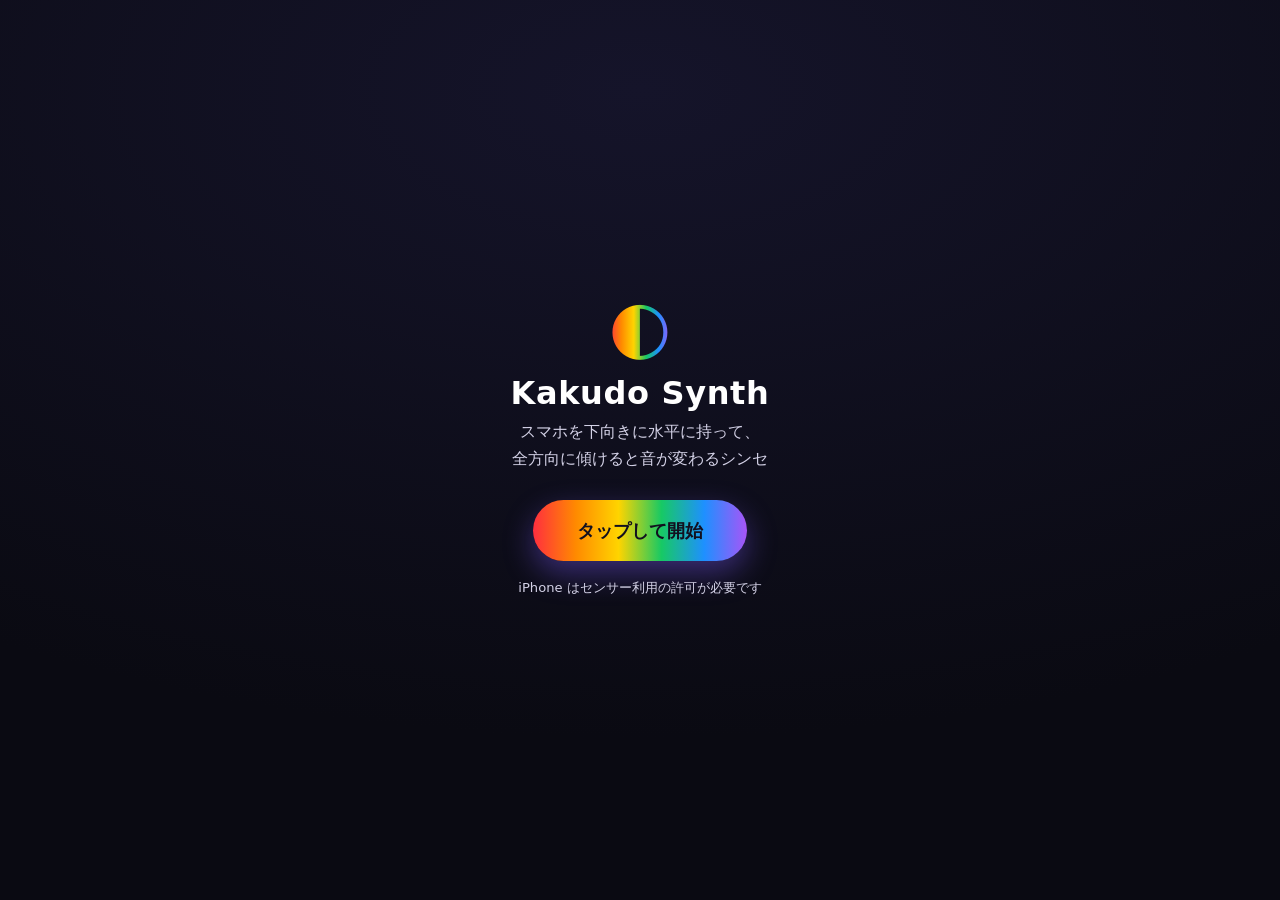
<file: index.html>
<!DOCTYPE html>
<html lang="ja">
<head>
  <meta charset="UTF-8" />
  <meta name="viewport" content="width=device-width, initial-scale=1, viewport-fit=cover, user-scalable=no" />
  <meta name="theme-color" content="#12101f" />
  <title>Kakudo Synth · 傾きシンセ</title>

  <!-- PWA -->
  <link rel="manifest" href="./manifest.webmanifest" />
  <link rel="icon" href="./icons/favicon-32.png" sizes="32x32" />
  <link rel="apple-touch-icon" href="./icons/apple-touch-icon.png" />
  <meta name="apple-mobile-web-app-capable" content="yes" />
  <meta name="apple-mobile-web-app-status-bar-style" content="black-translucent" />
  <meta name="apple-mobile-web-app-title" content="Kakudo" />
  <meta name="mobile-web-app-capable" content="yes" />

  <link rel="stylesheet" href="./css/style.css" />
</head>
<body>
  <!-- スタート/権限リクエスト用オーバーレイ -->
  <div id="overlay" class="overlay">
    <div class="overlay-card">
      <div class="logo">◐</div>
      <h1>Kakudo Synth</h1>
      <p class="tagline">スマホを下向きに水平に持って、<br />全方向に傾けると音が変わるシンセ</p>
      <button id="startBtn" class="start-btn">タップして開始</button>
      <p id="permHint" class="perm-hint">iPhone はセンサー利用の許可が必要です</p>
    </div>
  </div>

  <!-- メイン画面（スクロールしない・1画面に収まる） -->
  <main id="app" class="app" hidden>
    <header class="topbar">
      <div class="title">◐ Kakudo Synth</div>
      <button id="settingsBtn" class="icon-btn" aria-label="設定">⚙</button>
    </header>

    <section class="stage">
      <div class="pad-wrap">
        <div id="pad" class="pad">
          <div class="pad-grid"></div>
          <div class="pad-axis pad-axis-x"></div>
          <div class="pad-axis pad-axis-y"></div>
          <div id="padRing" class="pad-ring" hidden></div>
          <div id="padDot" class="pad-dot"></div>
        </div>
        <div class="pad-labels">
          <span class="lbl-top">高音 / 明</span>
          <span class="lbl-bottom">低音 / 暗</span>
          <span class="lbl-left">◀ 音程</span>
          <span class="lbl-right">音程 ▶</span>
        </div>
      </div>

      <div id="readout" class="readout">
        <span id="noteReadout">–</span>
        <span id="freqReadout">0 Hz</span>
      </div>

      <p class="settings-hint">傾けながら/音を聞きながら調整できます</p>
    </section>

    <footer class="bottombar">
      <button id="powerBtn" class="power-btn" aria-pressed="false">再生</button>
    </footer>
  </main>

  <!-- 設定シート -->
  <div id="settings" class="sheet" hidden>
    <div id="sheetBackdrop" class="sheet-backdrop"></div>
    <div class="sheet-panel" role="dialog" aria-label="設定">
      <div class="sheet-head">
        <span class="sheet-grip"></span>
        <h2>設定</h2>
        <button id="settingsClose" class="icon-btn" aria-label="閉じる">✕</button>
      </div>
      <div class="sheet-body">

        <!-- 演奏モード + 中心の設定 -->
        <section class="card">
          <div class="card-head"><span class="card-ico">🎛️</span><h3>演奏モード</h3></div>
          <div id="modePicker" class="seg"></div>
          <p id="modeDesc" class="hint"></p>
          <button id="calibrateBtn" class="btn-outline">
            <span class="btn-ico">🎯</span>今いる傾きを「中心」にする
          </button>
          <p class="hint">画面を下・水平に構えてから押すと、その姿勢が基準（中心）になります。</p>
        </section>

        <!-- 持って演奏（自動オン/オフ） -->
        <section class="card">
          <div class="card-head"><span class="card-ico">✋</span><h3>持って演奏</h3></div>
          <label class="toggle-row">
            <span class="toggle-text">
              <strong>手に持つと鳴る・置くと止まる</strong>
              <small>手ブレを検知して自動でオン/オフ。机に置いてじっとすると止まります</small>
            </span>
            <input id="autoHold" type="checkbox" class="toggle" checked />
          </label>
        </section>

        <!-- 音色 -->
        <section class="card">
          <div class="card-head"><span class="card-ico">🎵</span><h3>音色</h3></div>
          <div id="voicePicker" class="voice-picker"></div>
        </section>

        <!-- 音の高さ -->
        <section class="card">
          <div class="card-head"><span class="card-ico">🎹</span><h3>音の高さ</h3></div>

          <div class="field">
            <div class="field-head"><span class="field-label">音の変化</span></div>
            <select id="scale" class="select-full">
              <option value="continuous">無段階（連続・スライド）</option>
              <option value="major">音階：メジャー</option>
              <option value="minor">音階：マイナー</option>
              <option value="pentatonic" selected>音階：ペンタトニック</option>
              <option value="blues">音階：ブルース</option>
              <option value="chromatic">音階：半音階</option>
              <option value="whole">音階：全音音階</option>
            </select>
            <p class="hint">「無段階」は音がなめらかに連続変化。音階を選ぶとその音にピタッと合います。</p>
          </div>

          <div class="field">
            <div class="field-head"><span class="field-label">基準キー</span></div>
            <select id="root" class="select-full">
              <option value="0">A</option>
              <option value="1">A#/B♭</option>
              <option value="2">B</option>
              <option value="3">C</option>
              <option value="4">C#/D♭</option>
              <option value="5">D</option>
              <option value="6">D#/E♭</option>
              <option value="7">E</option>
              <option value="8">F</option>
              <option value="9">F#/G♭</option>
              <option value="10">G</option>
              <option value="11">G#/A♭</option>
            </select>
          </div>

          <div class="field">
            <div class="field-head"><span class="field-label">高さの幅</span><em id="rangeVal"></em></div>
            <input id="range" type="range" min="5" max="36" step="1" value="19" />
            <div class="field-ends"><span>せまい</span><span>ひろい</span></div>
          </div>
        </section>

        <!-- 傾きの反応 -->
        <section class="card">
          <div class="card-head"><span class="card-ico">📐</span><h3>傾きの反応</h3></div>

          <div class="field">
            <div class="field-head"><span class="field-label">効き（感度）</span><em id="sensVal"></em></div>
            <input id="sens" type="range" min="0.2" max="4" step="0.05" value="1.4" />
            <div class="field-ends"><span>ゆるやか</span><span>敏感</span></div>
          </div>

          <div class="field">
            <div class="field-head"><span class="field-label">音の追従</span><em id="rateVal"></em></div>
            <input id="rate" type="range" min="0" max="100" step="1" value="55" />
            <div class="field-ends"><span>なめらか</span><span>機敏</span></div>
          </div>
        </section>

        <!-- 音の質感 -->
        <section class="card">
          <div class="card-head"><span class="card-ico">✨</span><h3>音の質感</h3></div>

          <div class="field">
            <div class="field-head"><span class="field-label">明るさ</span><em id="briVal"></em></div>
            <input id="bri" type="range" min="300" max="9000" step="50" value="6000" />
            <div class="field-ends"><span>暗い</span><span>明るい</span></div>
          </div>

          <div class="field">
            <div class="field-head"><span class="field-label">ゆらぎ（ビブラート）</span><em id="vibVal"></em></div>
            <input id="vib" type="range" min="0" max="100" step="1" value="0" />
            <div class="field-ends"><span>なし</span><span>強い</span></div>
          </div>

          <div class="field">
            <div class="field-head"><span class="field-label">残響（エコー）</span><em id="echoVal"></em></div>
            <input id="echo" type="range" min="0" max="100" step="1" value="20" />
            <div class="field-ends"><span>なし</span><span>広い</span></div>
          </div>

          <div class="field">
            <div class="field-head"><span class="field-label">音量</span><em id="volVal"></em></div>
            <input id="vol" type="range" min="0" max="100" step="1" value="70" />
          </div>
        </section>

        <!-- 振動エフェクト -->
        <section class="card">
          <div class="card-head"><span class="card-ico">📳</span><h3>振動エフェクト</h3></div>
          <label class="toggle-row">
            <span class="toggle-text">
              <strong>振ると「びよよーん」</strong>
              <small>強く振るとバネのようなジャンプ音が鳴ります</small>
            </span>
            <input id="shake" type="checkbox" class="toggle" checked />
          </label>

          <div class="field" style="margin-top:16px">
            <div class="field-head"><span class="field-label">ジャンプ音の感度</span><em id="shakeSensVal"></em></div>
            <input id="shakeSens" type="range" min="0" max="100" step="1" value="70" />
            <div class="field-ends"><span>強く振ると</span><span>軽く振っても</span></div>
          </div>
        </section>

        <!-- 共有 -->
        <section class="card">
          <div class="card-head"><span class="card-ico">📤</span><h3>このアプリを共有</h3></div>
          <div class="share-row">
            <button id="shareBtn" class="share-btn">共有する</button>
            <button id="copyBtn" class="copy-btn">リンクをコピー</button>
          </div>
          <div id="qrcode" class="qrcode" aria-label="アプリのQRコード"></div>
          <p id="shareUrl" class="share-url"></p>
        </section>

      </div>
    </div>
  </div>

  <div id="toast" class="toast" hidden></div>

  <script src="./js/qrcode.min.js"></script>
  <script src="./js/app.js"></script>
</body>
</html>
</file>
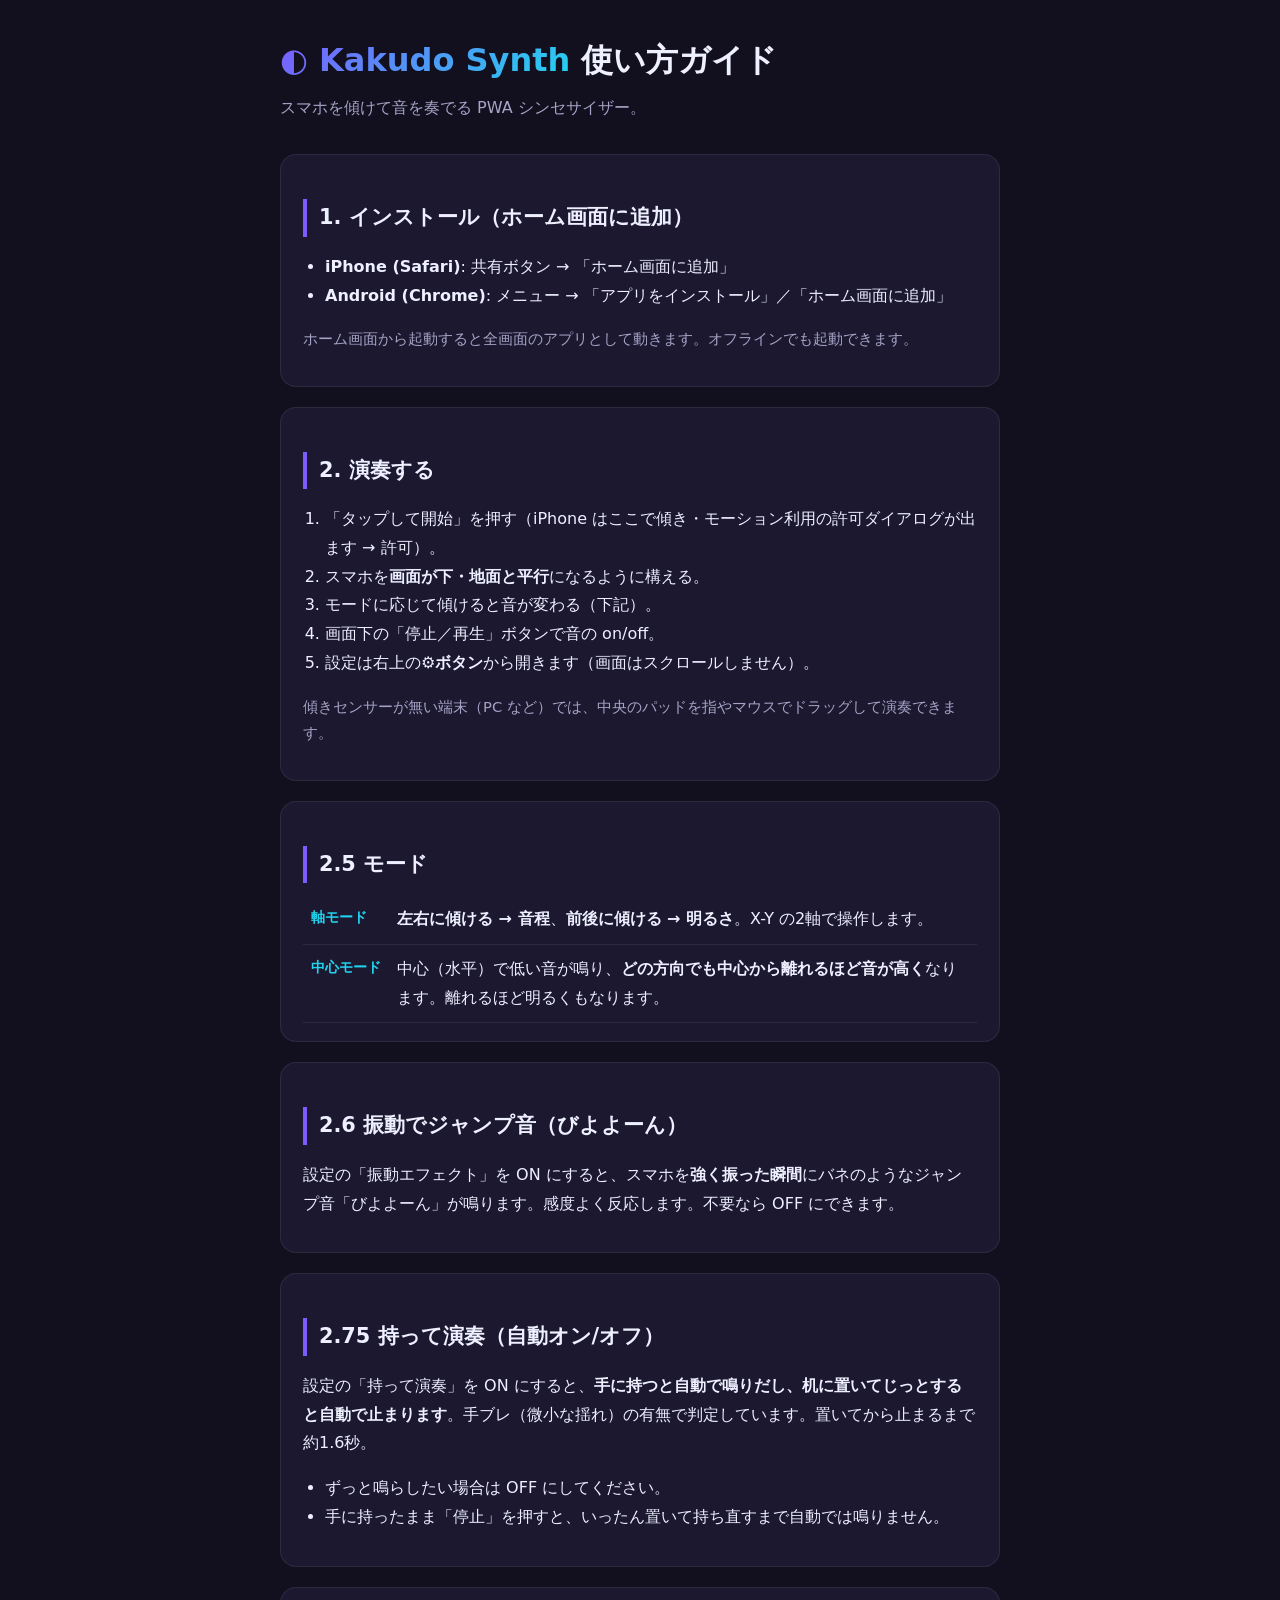
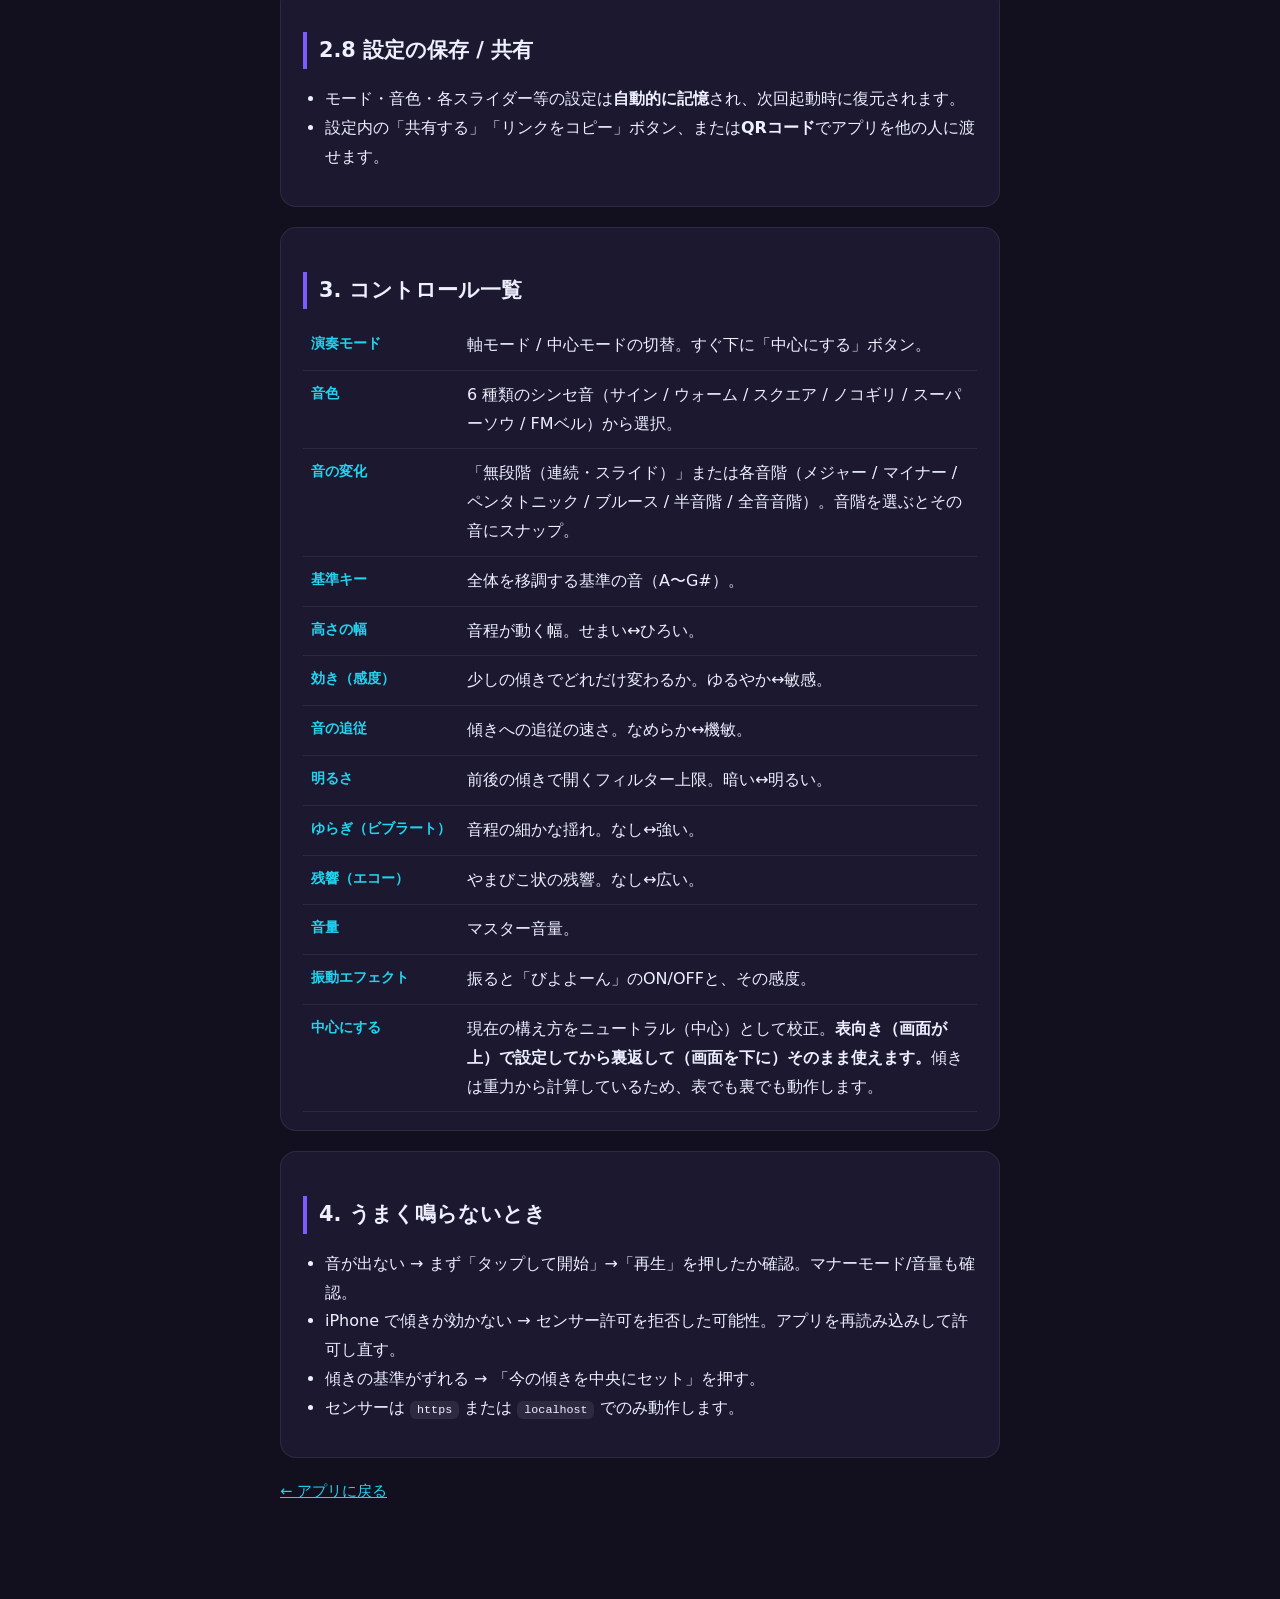
<file: docs/guide.html>
<!DOCTYPE html>
<html lang="ja">
<head>
  <meta charset="UTF-8" />
  <meta name="viewport" content="width=device-width, initial-scale=1" />
  <title>Kakudo Synth 使い方ガイド</title>
  <style>
    :root { --violet:#7c5cff; --cyan:#22d3ee; --bg:#12101f; --panel:#1b1830; --text:#eef0ff; --dim:#a6a3c6; }
    * { box-sizing: border-box; }
    body {
      margin: 0; background: var(--bg); color: var(--text); line-height: 1.8;
      font-family: -apple-system, "Hiragino Sans", "Noto Sans JP", system-ui, sans-serif;
    }
    .wrap { max-width: 760px; margin: 0 auto; padding: 32px 20px 80px; }
    h1 { font-size: 2rem; margin: 0 0 4px; }
    h1 .mark { background: linear-gradient(135deg,var(--violet),var(--cyan)); -webkit-background-clip: text; background-clip: text; color: transparent; }
    .lead { color: var(--dim); margin: 0 0 32px; }
    h2 { margin: 40px 0 12px; font-size: 1.3rem; border-left: 4px solid var(--violet); padding-left: 12px; }
    section { background: var(--panel); border: 1px solid rgba(255,255,255,.08); border-radius: 16px; padding: 4px 22px 18px; margin-bottom: 20px; }
    code { background: rgba(255,255,255,.08); padding: 2px 7px; border-radius: 6px; font-size: .9em; }
    table { width: 100%; border-collapse: collapse; margin-top: 8px; }
    th, td { text-align: left; padding: 10px 8px; border-bottom: 1px solid rgba(255,255,255,.08); vertical-align: top; }
    th { color: var(--cyan); font-size: .9rem; white-space: nowrap; }
    .tip { color: var(--dim); font-size: .92rem; }
    ol, ul { padding-left: 22px; }
    a { color: var(--cyan); }
  </style>
</head>
<body>
  <div class="wrap">
    <h1><span class="mark">◐ Kakudo Synth</span> 使い方ガイド</h1>
    <p class="lead">スマホを傾けて音を奏でる PWA シンセサイザー。</p>

    <section>
      <h2>1. インストール（ホーム画面に追加）</h2>
      <ul>
        <li><strong>iPhone (Safari)</strong>: 共有ボタン → 「ホーム画面に追加」</li>
        <li><strong>Android (Chrome)</strong>: メニュー → 「アプリをインストール」／「ホーム画面に追加」</li>
      </ul>
      <p class="tip">ホーム画面から起動すると全画面のアプリとして動きます。オフラインでも起動できます。</p>
    </section>

    <section>
      <h2>2. 演奏する</h2>
      <ol>
        <li>「タップして開始」を押す（iPhone はここで傾き・モーション利用の許可ダイアログが出ます → 許可）。</li>
        <li>スマホを<strong>画面が下・地面と平行</strong>になるように構える。</li>
        <li>モードに応じて傾けると音が変わる（下記）。</li>
        <li>画面下の「停止／再生」ボタンで音の on/off。</li>
        <li>設定は右上の<strong>⚙ボタン</strong>から開きます（画面はスクロールしません）。</li>
      </ol>
      <p class="tip">傾きセンサーが無い端末（PC など）では、中央のパッドを指やマウスでドラッグして演奏できます。</p>
    </section>

    <section>
      <h2>2.5 モード</h2>
      <table>
        <tr><th>軸モード</th><td><strong>左右に傾ける → 音程</strong>、<strong>前後に傾ける → 明るさ</strong>。X-Y の2軸で操作します。</td></tr>
        <tr><th>中心モード</th><td>中心（水平）で低い音が鳴り、<strong>どの方向でも中心から離れるほど音が高く</strong>なります。離れるほど明るくもなります。</td></tr>
      </table>
    </section>

    <section>
      <h2>2.6 振動でジャンプ音（びよよーん）</h2>
      <p>設定の「振動エフェクト」を ON にすると、スマホを<strong>強く振った瞬間</strong>にバネのようなジャンプ音「びよよーん」が鳴ります。感度よく反応します。不要なら OFF にできます。</p>
    </section>

    <section>
      <h2>2.75 持って演奏（自動オン/オフ）</h2>
      <p>設定の「持って演奏」を ON にすると、<strong>手に持つと自動で鳴りだし、机に置いてじっとすると自動で止まります</strong>。手ブレ（微小な揺れ）の有無で判定しています。置いてから止まるまで約1.6秒。</p>
      <ul>
        <li>ずっと鳴らしたい場合は OFF にしてください。</li>
        <li>手に持ったまま「停止」を押すと、いったん置いて持ち直すまで自動では鳴りません。</li>
      </ul>
    </section>

    <section>
      <h2>2.8 設定の保存 / 共有</h2>
      <ul>
        <li>モード・音色・各スライダー等の設定は<strong>自動的に記憶</strong>され、次回起動時に復元されます。</li>
        <li>設定内の「共有する」「リンクをコピー」ボタン、または<strong>QRコード</strong>でアプリを他の人に渡せます。</li>
      </ul>
    </section>

    <section>
      <h2>3. コントロール一覧</h2>
      <table>
        <tr><th>演奏モード</th><td>軸モード / 中心モードの切替。すぐ下に「中心にする」ボタン。</td></tr>
        <tr><th>音色</th><td>6 種類のシンセ音（サイン / ウォーム / スクエア / ノコギリ / スーパーソウ / FMベル）から選択。</td></tr>
        <tr><th>音の変化</th><td>「無段階（連続・スライド）」または各音階（メジャー / マイナー / ペンタトニック / ブルース / 半音階 / 全音音階）。音階を選ぶとその音にスナップ。</td></tr>
        <tr><th>基準キー</th><td>全体を移調する基準の音（A〜G#）。</td></tr>
        <tr><th>高さの幅</th><td>音程が動く幅。せまい↔ひろい。</td></tr>
        <tr><th>効き（感度）</th><td>少しの傾きでどれだけ変わるか。ゆるやか↔敏感。</td></tr>
        <tr><th>音の追従</th><td>傾きへの追従の速さ。なめらか↔機敏。</td></tr>
        <tr><th>明るさ</th><td>前後の傾きで開くフィルター上限。暗い↔明るい。</td></tr>
        <tr><th>ゆらぎ（ビブラート）</th><td>音程の細かな揺れ。なし↔強い。</td></tr>
        <tr><th>残響（エコー）</th><td>やまびこ状の残響。なし↔広い。</td></tr>
        <tr><th>音量</th><td>マスター音量。</td></tr>
        <tr><th>振動エフェクト</th><td>振ると「びよよーん」のON/OFFと、その感度。</td></tr>
        <tr><th>中心にする</th><td>現在の構え方をニュートラル（中心）として校正。<strong>表向き（画面が上）で設定してから裏返して（画面を下に）そのまま使えます。</strong>傾きは重力から計算しているため、表でも裏でも動作します。</td></tr>
      </table>
    </section>

    <section>
      <h2>4. うまく鳴らないとき</h2>
      <ul>
        <li>音が出ない → まず「タップして開始」→「再生」を押したか確認。マナーモード/音量も確認。</li>
        <li>iPhone で傾きが効かない → センサー許可を拒否した可能性。アプリを再読み込みして許可し直す。</li>
        <li>傾きの基準がずれる → 「今の傾きを中央にセット」を押す。</li>
        <li>センサーは <code>https</code> または <code>localhost</code> でのみ動作します。</li>
      </ul>
    </section>

    <p class="tip"><a href="../index.html">← アプリに戻る</a></p>
  </div>
</body>
</html>
</file>
<file: css/style.css>
:root {
  /* Sports-festival palette: vivid primary colors, high contrast for outdoor use */
  --bg: #0a0a12;
  --bg-2: #15142a;
  --panel: rgba(255, 255, 255, 0.09);
  --panel-border: rgba(255, 255, 255, 0.24);
  --text: #ffffff;
  --text-dim: #d3d1e6;

  --red: #ff2e3f;
  --orange: #ff8a00;
  --yellow: #ffd400;
  --green: #17c964;
  --blue: #1e90ff;
  --purple: #a855f7;
  --pink: #ff2d92;
  --cyan: #12d8e8;
  --violet: #7c5cff;

  --rainbow: linear-gradient(90deg,
    #ff2e3f 0%, #ff8a00 20%, #ffd400 40%,
    #17c964 60%, #1e90ff 80%, #a855f7 100%);
  --radius: 18px;
}

* { box-sizing: border-box; -webkit-tap-highlight-color: transparent; }

html, body {
  margin: 0;
  padding: 0;
  height: 100%;
  background: radial-gradient(120% 90% at 50% 0%, var(--bg-2), var(--bg) 70%);
  color: var(--text);
  font-family: -apple-system, BlinkMacSystemFont, "Segoe UI", "Hiragino Sans",
    "Noto Sans JP", system-ui, sans-serif;
  overflow: hidden;              /* メイン画面はスクロールさせない */
  overscroll-behavior: none;
  touch-action: manipulation;
}

/* ---------- Overlay ---------- */
.overlay {
  position: fixed;
  inset: 0;
  z-index: 50;
  display: grid;
  place-items: center;
  padding: 24px;
  background: radial-gradient(120% 90% at 50% 10%, var(--bg-2), var(--bg) 80%);
}
.overlay.hidden { display: none; }
.overlay-card { text-align: center; max-width: 420px; }
.logo {
  font-size: 72px;
  line-height: 1;
  background: var(--rainbow);
  -webkit-background-clip: text;
  background-clip: text;
  color: transparent;
  animation: spin 8s linear infinite;
  display: inline-block;
}
@keyframes spin { to { transform: rotate(360deg); } }
.overlay-card h1 {
  font-size: 2rem;
  margin: 12px 0 6px;
  letter-spacing: 0.02em;
}
.tagline { color: var(--text-dim); line-height: 1.7; margin: 0 0 28px; }
.start-btn {
  border: none;
  border-radius: 999px;
  padding: 18px 44px;
  font-size: 1.15rem;
  font-weight: 700;
  color: #12101f;
  background: var(--rainbow);
  box-shadow: 0 12px 30px rgba(124, 92, 255, 0.4);
  cursor: pointer;
}
.start-btn:active { transform: scale(0.97); }
.perm-hint { color: var(--text-dim); font-size: 0.82rem; margin-top: 18px; }

/* ---------- App layout (fixed, non-scrolling) ---------- */
.app {
  position: fixed;
  inset: 0;
  max-width: 560px;
  margin: 0 auto;
  /* iPhone: keep clear of the camera notch / Dynamic Island and home indicator */
  padding-top: max(10px, env(safe-area-inset-top));
  padding-right: max(16px, env(safe-area-inset-right));
  padding-bottom: max(16px, env(safe-area-inset-bottom));
  padding-left: max(16px, env(safe-area-inset-left));
  display: flex;
  flex-direction: column;
}
.app[hidden] { display: none; }

.topbar {
  flex: 0 0 auto;
  display: flex;
  align-items: center;
  justify-content: space-between;
  padding: 4px 0 8px;
}
.title {
  font-weight: 800;
  font-size: 1.15rem;
  letter-spacing: 0.02em;
  background: var(--rainbow);
  -webkit-background-clip: text;
  background-clip: text;
  color: transparent;
}

.icon-btn {
  border: 1px solid var(--panel-border);
  background: var(--panel);
  color: var(--text);
  border-radius: 12px;
  width: 42px;
  height: 42px;
  font-size: 1.25rem;
  line-height: 1;
  display: grid;
  place-items: center;
  cursor: pointer;
}
.icon-btn:active { background: rgba(255, 255, 255, 0.12); }

/* stage fills remaining space and centers the pad */
.stage {
  flex: 1 1 auto;
  min-height: 0;
  display: flex;
  flex-direction: column;
  align-items: center;
  justify-content: center;
  gap: 14px;
}

/* ---------- Pad ---------- */
.pad-wrap {
  position: relative;
  width: 100%;
  flex: 1 1 auto;
  min-height: 0;
  display: flex;
  align-items: center;
  justify-content: center;
}
.pad {
  position: relative;
  aspect-ratio: 1 / 1;
  width: min(100%, 62vh);
  max-height: 100%;
  border-radius: 24px;
  background:
    radial-gradient(60% 60% at 20% 20%, rgba(255, 46, 63, 0.28), transparent 60%),
    radial-gradient(60% 60% at 80% 20%, rgba(255, 212, 0, 0.26), transparent 60%),
    radial-gradient(60% 60% at 80% 80%, rgba(30, 144, 255, 0.30), transparent 60%),
    radial-gradient(60% 60% at 20% 80%, rgba(23, 201, 100, 0.28), transparent 60%),
    var(--bg-2);
  border: 2px solid var(--panel-border);
  overflow: hidden;
}
.pad-grid {
  position: absolute;
  inset: 0;
  background-image:
    linear-gradient(rgba(255, 255, 255, 0.05) 1px, transparent 1px),
    linear-gradient(90deg, rgba(255, 255, 255, 0.05) 1px, transparent 1px);
  background-size: 10% 10%;
}
.pad-axis { position: absolute; background: rgba(255, 255, 255, 0.12); }
.pad-axis-x { left: 0; right: 0; top: 50%; height: 1px; }
.pad-axis-y { top: 0; bottom: 0; left: 50%; width: 1px; }

/* center-mode guide ring */
.pad-ring {
  position: absolute;
  left: 50%;
  top: 50%;
  width: 2px;
  height: 2px;
  border: 2px dashed rgba(255, 255, 255, 0.55);
  border-radius: 50%;
  transform: translate(-50%, -50%);
  pointer-events: none;
}
.pad-ring[hidden] { display: none; }

.pad-dot {
  position: absolute;
  width: 54px;
  height: 54px;
  margin: -27px 0 0 -27px;
  left: 50%;
  top: 50%;
  border-radius: 50%;
  background: radial-gradient(circle at 35% 30%, #fff 8%, var(--yellow) 30%, var(--orange) 55%, var(--red) 100%);
  border: 3px solid #fff;
  box-shadow: 0 0 24px rgba(255, 212, 0, 0.8), 0 0 48px rgba(255, 46, 63, 0.6);
  transition: left 0.03s linear, top 0.03s linear, opacity 0.2s;
  opacity: 0.4;
}
.pad.live .pad-dot { opacity: 1; }

.pad-labels { position: absolute; inset: 0; pointer-events: none; }
.pad-labels span {
  position: absolute;
  font-size: 0.72rem;
  color: var(--text-dim);
}
.lbl-top { top: 8px; left: 50%; transform: translateX(-50%); }
.lbl-bottom { bottom: 8px; left: 50%; transform: translateX(-50%); }
.lbl-left { left: 8px; top: 50%; transform: translateY(-50%); }
.lbl-right { right: 8px; top: 50%; transform: translateY(-50%); }

.readout {
  flex: 0 0 auto;
  display: flex;
  justify-content: center;
  align-items: baseline;
  gap: 16px;
  font-variant-numeric: tabular-nums;
}
#noteReadout {
  font-size: 1.6rem;
  font-weight: 800;
  color: var(--yellow);
  text-shadow: 0 1px 6px rgba(0, 0, 0, 0.6);
}
#freqReadout { color: var(--text-dim); font-weight: 600; }

/* ---------- Bottom bar ---------- */
.bottombar {
  flex: 0 0 auto;
  padding-top: 12px;
}
.power-btn {
  width: 100%;
  border: 1px solid var(--panel-border);
  background: var(--panel);
  color: var(--text);
  border-radius: 16px;
  padding: 18px;
  font-size: 1.1rem;
  font-weight: 700;
  cursor: pointer;
  transition: all 0.15s;
}
.power-btn[aria-pressed="true"] {
  background: var(--rainbow);
  color: #12101f;
  border-color: transparent;
  box-shadow: 0 10px 28px rgba(124, 92, 255, 0.35);
}
.power-btn:active { transform: scale(0.99); }

/* ---------- Settings sheet (non-modal: pad stays visible & live above) ---------- */
.sheet { position: fixed; inset: 0; z-index: 40; pointer-events: none; }
.sheet[hidden] { display: none; }
.sheet-backdrop {
  position: absolute;
  inset: 0;
  bottom: 62dvh;                 /* only the strip above the panel closes on tap */
  background: transparent;       /* don't dim — keep the pad readable while tuning */
  pointer-events: auto;
}
@keyframes fade { from { opacity: 0; } }
.sheet-panel {
  position: absolute;
  left: 0;
  right: 0;
  bottom: 0;
  max-width: 560px;
  margin: 0 auto;
  height: 62dvh;
  display: flex;
  flex-direction: column;
  background: var(--bg-2);
  border: 1px solid var(--panel-border);
  border-radius: 24px 24px 0 0;
  box-shadow: 0 -20px 60px rgba(0, 0, 0, 0.5);
  animation: slideup 0.25s cubic-bezier(0.2, 0.8, 0.2, 1);
  pointer-events: auto;
}

/* while settings are open, squeeze the live pad into the visible top area */
body.settings-open .stage { justify-content: flex-start; padding-top: 4px; }
body.settings-open .pad { width: min(100%, 30dvh); }
body.settings-open .bottombar { display: none; }
.settings-hint { display: none; }
body.settings-open .settings-hint {
  display: block;
  text-align: center;
  color: var(--text-dim);
  font-size: 0.78rem;
  margin-top: 8px;
}
@keyframes slideup { from { transform: translateY(100%); } }
.sheet-head {
  position: relative;
  flex: 0 0 auto;
  display: flex;
  align-items: center;
  justify-content: space-between;
  padding: 18px 18px 12px;
  border-bottom: 1px solid var(--panel-border);
}
.sheet-grip {
  position: absolute;
  top: 7px;
  left: 50%;
  transform: translateX(-50%);
  width: 40px;
  height: 4px;
  border-radius: 999px;
  background: rgba(255, 255, 255, 0.22);
}
.sheet-head h2 { margin: 0; font-size: 1.15rem; font-weight: 700; }
.sheet-body {
  flex: 1 1 auto;
  overflow-y: auto;
  -webkit-overflow-scrolling: touch;
  padding: 14px 16px max(24px, env(safe-area-inset-bottom));
}

/* ---------- Cards ---------- */
.card {
  background: rgba(255, 255, 255, 0.04);
  border: 1px solid var(--panel-border);
  border-radius: 18px;
  padding: 16px;
  margin-bottom: 14px;
}
.card-head { display: flex; align-items: center; gap: 9px; margin-bottom: 14px; }
.card-ico { font-size: 1.2rem; line-height: 1; }
.card-head h3 { margin: 0; font-size: 1rem; font-weight: 700; letter-spacing: 0.01em; }
.hint { color: var(--text-dim); font-size: 0.8rem; line-height: 1.6; margin: 10px 0 0; }

/* segmented mode toggle */
.seg {
  display: grid;
  grid-template-columns: 1fr 1fr;
  gap: 6px;
  padding: 5px;
  background: rgba(0, 0, 0, 0.25);
  border-radius: 14px;
}
.mode-btn {
  border: none;
  background: transparent;
  color: var(--text-dim);
  border-radius: 10px;
  padding: 13px 8px;
  font-size: 0.98rem;
  font-weight: 700;
  cursor: pointer;
  display: flex;
  align-items: center;
  justify-content: center;
  gap: 8px;
  transition: all 0.18s;
}
.mode-btn .emoji { font-size: 1.2rem; }
.mode-btn.active {
  color: #12101f;
  background: var(--rainbow);
  box-shadow: 0 4px 14px rgba(124, 92, 255, 0.35);
}

/* voice picker */
.voice-picker { display: grid; grid-template-columns: repeat(3, 1fr); gap: 10px; }
.voice-btn {
  border: 1px solid var(--panel-border);
  background: rgba(255, 255, 255, 0.03);
  color: var(--text);
  border-radius: 14px;
  padding: 14px 8px;
  font-size: 0.9rem;
  font-weight: 600;
  cursor: pointer;
  display: flex;
  flex-direction: column;
  align-items: center;
  gap: 6px;
  transition: all 0.15s;
}
.voice-btn { border-width: 2px; }
.voice-btn .emoji { font-size: 1.4rem; }

/* each voice gets its own festival color */
.voice-picker .voice-btn:nth-child(1) { border-color: var(--red); }
.voice-picker .voice-btn:nth-child(2) { border-color: var(--orange); }
.voice-picker .voice-btn:nth-child(3) { border-color: var(--yellow); }
.voice-picker .voice-btn:nth-child(4) { border-color: var(--green); }
.voice-picker .voice-btn:nth-child(5) { border-color: var(--blue); }
.voice-picker .voice-btn:nth-child(6) { border-color: var(--purple); }

.voice-btn.active { color: #0a0a12; border-color: transparent; font-weight: 800; }
.voice-picker .voice-btn:nth-child(1).active { background: var(--red); color: #fff; }
.voice-picker .voice-btn:nth-child(2).active { background: var(--orange); }
.voice-picker .voice-btn:nth-child(3).active { background: var(--yellow); }
.voice-picker .voice-btn:nth-child(4).active { background: var(--green); color: #fff; }
.voice-picker .voice-btn:nth-child(5).active { background: var(--blue); color: #fff; }
.voice-picker .voice-btn:nth-child(6).active { background: var(--purple); color: #fff; }

/* ---------- Fields (label + slider + end hints) ---------- */
.field { margin-bottom: 18px; }
.field:last-child { margin-bottom: 0; }
.field-head {
  display: flex;
  align-items: baseline;
  justify-content: space-between;
  margin-bottom: 9px;
}
.field-label { font-size: 0.95rem; font-weight: 600; }
.field-head em {
  color: var(--cyan);
  font-style: normal;
  font-weight: 700;
  font-variant-numeric: tabular-nums;
}
.field-ends {
  display: flex;
  justify-content: space-between;
  color: var(--text-dim);
  font-size: 0.72rem;
  margin-top: 5px;
}

input[type="range"] {
  -webkit-appearance: none;
  appearance: none;
  width: 100%;
  height: 8px;
  border-radius: 999px;
  background: linear-gradient(90deg, var(--violet), var(--cyan));
  outline: none;
}
input[type="range"]::-webkit-slider-thumb {
  -webkit-appearance: none;
  width: 28px;
  height: 28px;
  border-radius: 50%;
  background: #fff;
  box-shadow: 0 2px 8px rgba(0, 0, 0, 0.4);
  cursor: pointer;
}
input[type="range"]::-moz-range-thumb {
  width: 28px;
  height: 28px;
  border: none;
  border-radius: 50%;
  background: #fff;
  cursor: pointer;
}

.select-full {
  width: 100%;
  background: rgba(255, 255, 255, 0.06);
  color: var(--text);
  border: 1px solid var(--panel-border);
  border-radius: 12px;
  padding: 13px 12px;
  font-size: 0.95rem;
  appearance: none;
  -webkit-appearance: none;
  background-image: linear-gradient(45deg, transparent 50%, var(--text-dim) 50%),
    linear-gradient(135deg, var(--text-dim) 50%, transparent 50%);
  background-position: calc(100% - 20px) 50%, calc(100% - 15px) 50%;
  background-size: 5px 5px, 5px 5px;
  background-repeat: no-repeat;
}

/* calibrate button (prominent, right after mode) */
.btn-outline {
  width: 100%;
  margin-top: 14px;
  border: 2px solid var(--yellow);
  background: rgba(255, 212, 0, 0.14);
  color: var(--text);
  border-radius: 14px;
  padding: 15px;
  font-size: 1rem;
  font-weight: 800;
  cursor: pointer;
  display: flex;
  align-items: center;
  justify-content: center;
  gap: 9px;
}
.btn-outline:active { background: rgba(255, 212, 0, 0.28); transform: scale(0.99); }
.btn-ico { font-size: 1.15rem; }

/* ---------- Toggle row / switch ---------- */
.toggle-row {
  display: flex;
  align-items: center;
  justify-content: space-between;
  gap: 14px;
  cursor: pointer;
}
.toggle-text { display: flex; flex-direction: column; gap: 3px; }
.toggle-text strong { font-size: 0.98rem; font-weight: 700; }
.toggle-text small { color: var(--text-dim); font-size: 0.78rem; line-height: 1.5; }
.toggle {
  -webkit-appearance: none;
  appearance: none;
  flex: 0 0 auto;
  width: 52px;
  height: 32px;
  border-radius: 999px;
  background: rgba(255, 255, 255, 0.15);
  position: relative;
  cursor: pointer;
  transition: background 0.2s;
}
.toggle::after {
  content: "";
  position: absolute;
  top: 3px;
  left: 3px;
  width: 26px;
  height: 26px;
  border-radius: 50%;
  background: #fff;
  transition: transform 0.2s;
}
.toggle:checked {
  background: var(--rainbow);
}
.toggle:checked::after { transform: translateX(20px); }

/* ---------- Share / QR ---------- */
.share-row { display: flex; gap: 10px; }
.share-btn, .copy-btn {
  flex: 1 1 0;
  border-radius: 12px;
  padding: 13px;
  font-size: 0.95rem;
  font-weight: 700;
  cursor: pointer;
}
.share-btn {
  border: none;
  color: #12101f;
  background: var(--rainbow);
}
.copy-btn {
  border: 1px solid var(--panel-border);
  background: rgba(255, 255, 255, 0.03);
  color: var(--text);
}
.share-btn:active, .copy-btn:active { transform: scale(0.98); }
.qrcode {
  margin: 16px auto 0;
  width: 200px;
  height: 200px;
  background: #fff;
  border-radius: 14px;
  padding: 10px;
  display: grid;
  place-items: center;
}
.qrcode svg { width: 100%; height: 100%; display: block; }
.share-url {
  color: var(--text-dim);
  font-size: 0.78rem;
  text-align: center;
  word-break: break-all;
  margin: 10px 0 0;
}

/* ---------- Toast ---------- */
.toast {
  position: fixed;
  left: 50%;
  bottom: calc(90px + env(safe-area-inset-bottom));
  transform: translateX(-50%);
  background: rgba(0, 0, 0, 0.85);
  color: #fff;
  padding: 12px 20px;
  border-radius: 999px;
  font-size: 0.9rem;
  z-index: 60;
  animation: toastIn 0.2s ease;
  max-width: 90vw;
  text-align: center;
}
@keyframes toastIn { from { opacity: 0; transform: translate(-50%, 10px); } }
</file>
